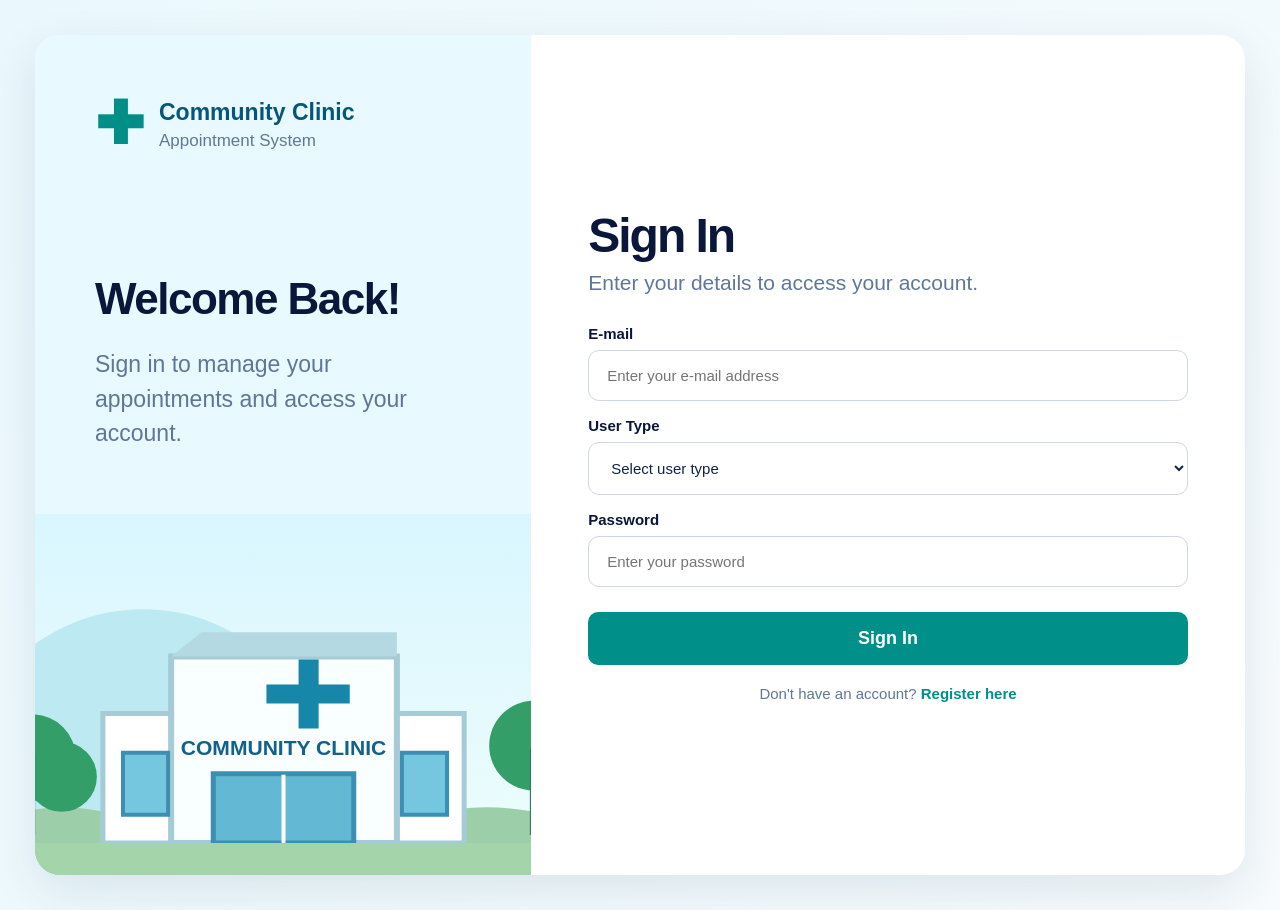
<file: app/public/index.html>
<!doctype html><html lang="en"><head><meta charset="utf-8"><meta name="viewport" content="width=device-width,initial-scale=1"><title>Community Clinic | Appointment System</title><link rel="stylesheet" href="style.css"></head><body><div id="app"></div><div id="toast" role="status" aria-live="polite"></div><script src="app.js"></script></body></html>
</file>
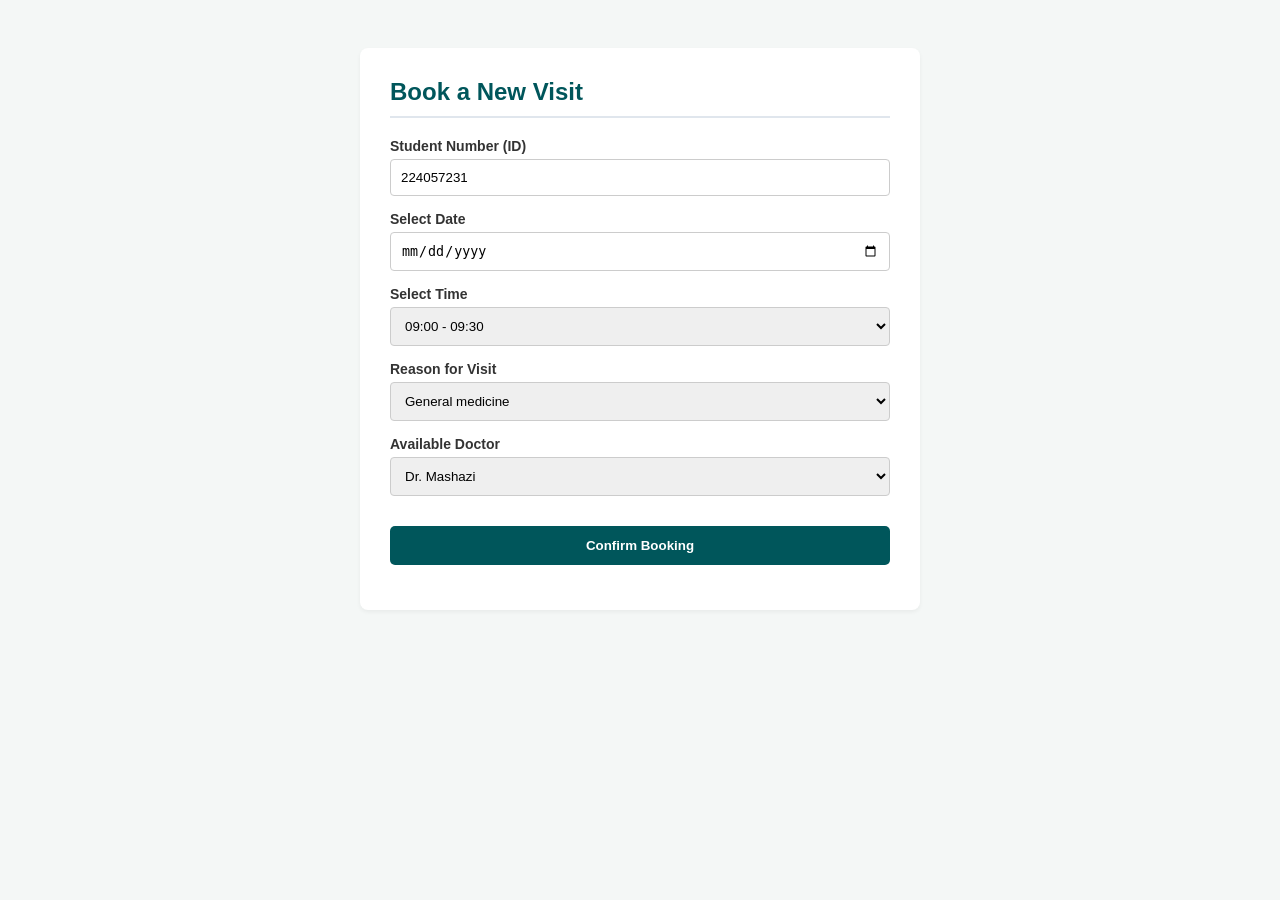
<file: frontend/book_appointment.html>
<!DOCTYPE html>
<html lang="en">
<head>
    <meta charset="UTF-8">
    <meta name="viewport" content="width=device-width, initial-scale=1.0">
    <title>Book Appointment | Michaya Clinic</title>
    <style>
        body { font-family: 'Segoe UI', Tahoma, sans-serif; background-color: #f4f7f6; padding: 40px; color: #333; }
        .form-container { background: white; padding: 30px; border-radius: 8px; max-width: 500px; margin: 0 auto; box-shadow: 0 2px 4px rgba(0,0,0,0.05); }
        h2 { color: #00565b; margin-top: 0; border-bottom: 2px solid #e0e6ed; padding-bottom: 10px; }
        .form-group { margin-bottom: 15px; }
        label { display: block; margin-bottom: 5px; font-weight: bold; font-size: 14px; }
        input, select { width: 100%; padding: 10px; border: 1px solid #ccc; border-radius: 4px; box-sizing: border-box; }
        .submit-btn { background-color: #00565b; color: white; border: none; padding: 12px; border-radius: 5px; cursor: pointer; width: 100%; font-weight: bold; margin-top: 15px; }
        .submit-btn:hover { background-color: #004448; }
        #statusMessage { margin-top: 15px; font-weight: bold; text-align: center; }
    </style>
</head>
<body>
    <div class="form-container">
        <h2>Book a New Visit</h2>
        <form id="bookingForm">
            <div class="form-group">
                <label>Student Number (ID)</label>
                <input type="text" id="patientId" value="224057231" readonly>
            </div>
            <div class="form-group">
                <label>Select Date</label>
                <input type="date" id="apptDate" required>
            </div>
            <div class="form-group">
                <label>Select Time</label>
                <select id="apptTime">
                    <option>09:00 - 09:30</option>
                    <option>11:30 - 12:00</option>
                    <option>14:00 - 14:30</option>
                </select>
            </div>
            <div class="form-group">
                <label>Reason for Visit</label>
                <select id="apptType">
                    <option>General medicine</option>
                    <option>Check-up</option>
                    <option>Prescription refill</option>
                </select>
            </div>
            <div class="form-group">
                <label>Available Doctor</label>
                <select id="doctorName">
                    <option>Dr. Mashazi</option>
                    <option>Dr. Naidoo</option>
                </select>
            </div>
            <button type="submit" class="submit-btn">Confirm Booking</button>
        </form>
        <div id="statusMessage"></div>
    </div>

    <script>
        document.getElementById('bookingForm').addEventListener('submit', async (e) => {
            e.preventDefault(); // Prevents the page from reloading
            
            // Package the form inputs into a JSON object
            const newAppointment = {
                patientId: document.getElementById('patientId').value,
                date: document.getElementById('apptDate').value,
                time: document.getElementById('apptTime').value,
                type: document.getElementById('apptType').value,
                doctor: document.getElementById('doctorName').value
            };

            try {
                // Send the JSON to our new C++ POST endpoint
                const response = await fetch('/api/book', {
                    method: 'POST',
                    headers: { 'Content-Type': 'application/json' },
                    body: JSON.stringify(newAppointment)
                });
                
                const result = await response.json();
                const statusDiv = document.getElementById('statusMessage');
                
                if (result.success) {
                    statusDiv.style.color = "green";
                    statusDiv.innerText = "Success! Appointment booked securely.";
                    document.getElementById('bookingForm').reset(); // Clear the form
                    document.getElementById('patientId').value = "224057231"; // Keep ID filled
                } else {
                    statusDiv.style.color = "red";
                    statusDiv.innerText = "Database Error: " + result.message;
                }
            } catch (error) {
                document.getElementById('statusMessage').innerText = "Network error communicating with the C++ server.";
            }
        });
    </script>
</body>
</html>
</file>
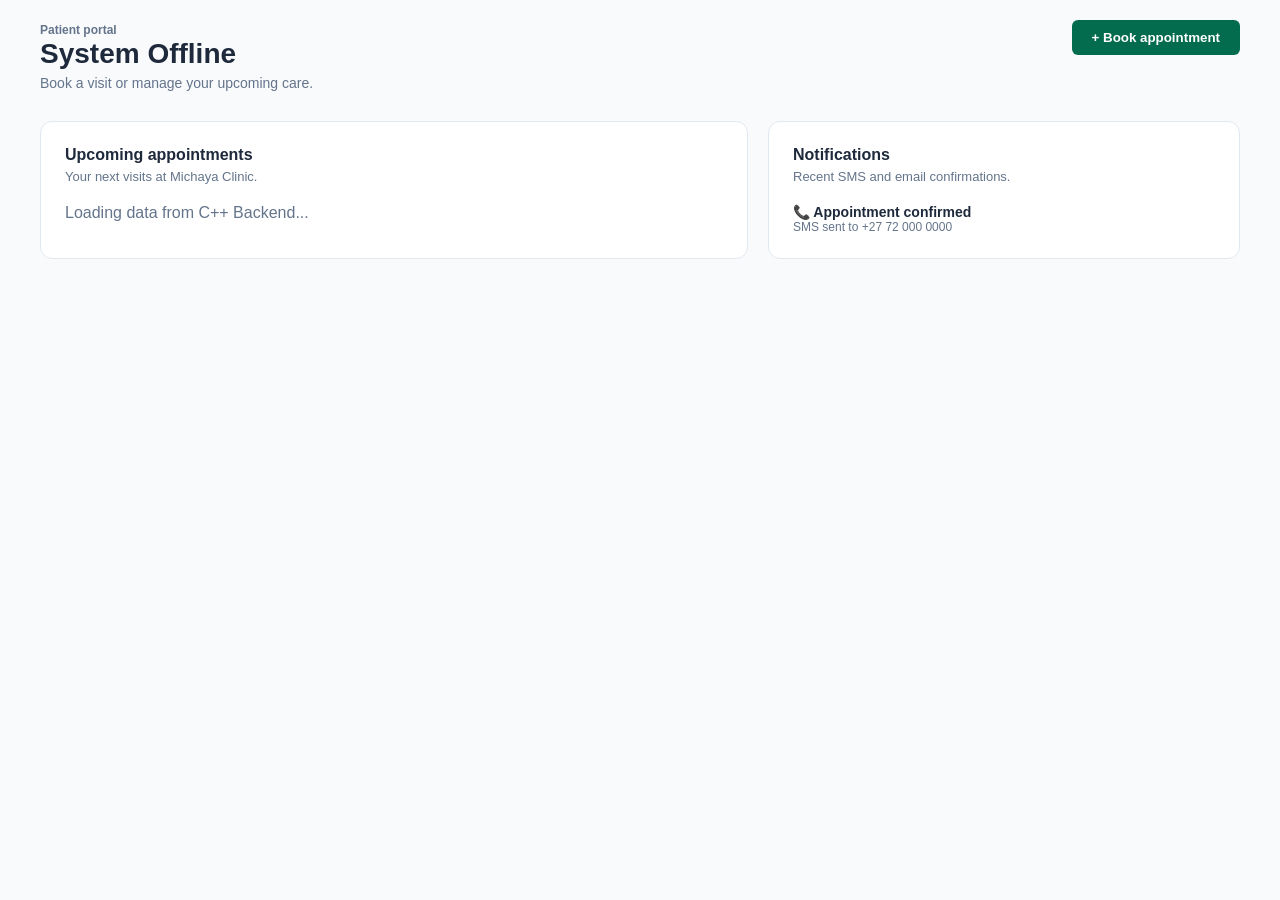
<file: frontend/patient_dashboard.html>
<!DOCTYPE html>
<html lang="en">
<head>
    <meta charset="UTF-8">
    <meta name="viewport" content="width=device-width, initial-scale=1.0">
    <title>Patient Workspace - Michaya Clinic</title>
    <style>
        :root { --primary-green: #046c4e; --bg-color: #f8fafc; --card-bg: #ffffff; --text-main: #1e293b; --text-muted: #64748b; --border-color: #e2e8f0; }
        * { margin: 0; padding: 0; box-sizing: border-box; font-family: 'Segoe UI', Tahoma, Geneva, Verdana, sans-serif; }
        body { background-color: var(--bg-color); color: var(--text-main); padding: 20px 40px; }
        header { display: flex; justify-content: space-between; align-items: flex-start; margin-bottom: 30px; }
        .greeting h1 { font-size: 28px; font-weight: 600; margin-bottom: 5px; }
        .greeting p { color: var(--text-muted); font-size: 14px; }
        .header-actions { display: flex; align-items: center; gap: 15px; }
        .btn-primary { background-color: var(--primary-green); color: white; border: none; padding: 10px 20px; border-radius: 6px; font-weight: 600; cursor: pointer; }
        .dashboard-grid { display: grid; grid-template-columns: 3fr 2fr; gap: 20px; }
        .card { background-color: var(--card-bg); border: 1px solid var(--border-color); border-radius: 12px; padding: 24px; }
        .card h2 { font-size: 16px; margin-bottom: 5px; }
        .card > p { color: var(--text-muted); font-size: 13px; margin-bottom: 20px; }
        .appt-box { border: 1px solid var(--border-color); border-radius: 8px; padding: 16px; background-color: #fcfdfd; margin-bottom: 15px; }
        .appt-header { display: flex; justify-content: space-between; margin-bottom: 15px; }
        .badge { background-color: var(--primary-green); color: white; padding: 4px 10px; border-radius: 12px; font-size: 11px; font-weight: bold; }
        .appt-time { text-align: right; font-size: 13px; font-weight: 600; }
        .appt-details h3 { font-size: 16px; margin-bottom: 4px; }
        .appt-details p { color: var(--text-muted); font-size: 13px; margin-bottom: 15px; }
    </style>
</head>
<body>

    <header>
        <div class="greeting">
            <span style="font-size: 12px; font-weight: bold; color: var(--text-muted);">Patient portal</span>
            <h1 id="userNameHeading">Hello, Loading...</h1>
            <p>Book a visit or manage your upcoming care.</p>
        </div>
        <div class="header-actions">
            <button class="btn-primary">+ Book appointment</button>
        </div>
    </header>

    <div class="dashboard-grid">
        <div class="card">
            <h2>Upcoming appointments</h2>
            <p>Your next visits at Michaya Clinic.</p>
            <div id="appointmentContainer">
                <p style="color: #64748b;">Loading data from C++ Backend...</p>
            </div>
        </div>

        <div class="card">
            <h2>Notifications</h2>
            <p>Recent SMS and email confirmations.</p>
            <div style="margin-top: 15px;">
                <h4 style="font-size: 14px;">📞 Appointment confirmed</h4>
                <p style="color: var(--text-muted); font-size: 12px;">SMS sent to +27 72 000 0000</p>
            </div>
        </div>
    </div>

    <script>
        // This JavaScript asks your C++ server for the JSON data!
        document.addEventListener('DOMContentLoaded', async () => {
            try {
                // Fetching the C++ API endpoint we created
                const response = await fetch('http://localhost:8080/api/patient/224057231');
                if (!response.ok) throw new Error('Network response was not ok');
                
                const data = await response.json();

                // Injecting the C++ data into the HTML
                document.getElementById('userNameHeading').innerText = `Hello, ${data.firstName}.`;
                
                const apptHtml = `
                    <div class="appt-box">
                        <div class="appt-header">
                            <span class="badge">${data.appointment.status}</span>
                            <div class="appt-time">${data.appointment.date}<br><span style="color: var(--text-muted); font-weight: normal;">${data.appointment.time}</span></div>
                        </div>
                        <div class="appt-details">
                            <h3>${data.appointment.type}</h3>
                            <p>${data.appointment.doctor} • ${data.appointment.room}</p>
                        </div>
                    </div>
                `;
                document.getElementById('appointmentContainer').innerHTML = apptHtml;

            } catch (error) {
                console.error("Error connecting to C++ backend:", error);
                document.getElementById('userNameHeading').innerText = "System Offline";
            }
        });
    </script>
</body>
</html>
</file>
<file: app/public/style.css>
:root{font-family:Inter,Segoe UI,Arial,sans-serif;color:#0a173a;background:#f4f9fc;font-size:15px}*{box-sizing:border-box}body{margin:0}button,input,select,textarea{font:inherit}button{cursor:pointer}button:disabled{opacity:.5;cursor:not-allowed}.hidden{display:none!important}.auth-bg{min-height:100vh;display:grid;place-items:center;padding:35px;background:linear-gradient(120deg,#eaf8fd,#f7fbfd)}.auth-card{display:grid;grid-template-columns:41% 59%;width:min(1420px,100%);min-height:840px;border-radius:25px;overflow:hidden;background:white;box-shadow:0 16px 48px #0a35501a}.auth-left{position:relative;overflow:hidden;padding:60px 60px 0;background:#e8faff}.brand{display:flex;align-items:center;gap:15px;font-size:23px;font-weight:750;color:#07557a}.brand small{display:block;color:#627798;font-size:17px;font-weight:400;margin-top:5px}.cross{font-size:59px;color:#008f86;line-height:1}.auth-left h1{margin:120px 0 14px;font-size:44px;letter-spacing:-1.5px}.auth-left p{font-size:23px;color:#607698;line-height:1.5;max-width:440px}.clinic-art{position:absolute;bottom:0;left:0;width:100%;height:43%;object-fit:cover;object-position:bottom}.auth-right{padding:55px min(8%,90px);align-self:center}.auth-right h1{font-size:48px;margin:0 0 8px;letter-spacing:-2px}.muted{color:#607798}.auth-right>.muted{font-size:21px;margin:0 0 30px}.form-grid{display:grid;grid-template-columns:1fr 1fr;gap:16px 22px}.form-field{display:flex;flex-direction:column;gap:8px;font-weight:650}.form-field.wide{grid-column:1/-1}.form-field input,.form-field select,.form-field textarea,.filter-input{width:100%;padding:16px 18px;border:1px solid #ccd8e8;border-radius:11px;background:#fff;color:#122449;outline-color:#008e88;font-weight:400}.form-field textarea{min-height:100px;resize:vertical}.help{font-size:12px;color:#607798;font-weight:400}.primary{background:#008f89;color:white;border:0;border-radius:10px;padding:16px 20px;font-weight:700}.primary:hover{background:#007c77}.ghost{border:1px solid #009e99;background:white;color:#008b86;border-radius:8px;padding:8px 14px}.danger{border-color:#ee6370;color:#d83245}.auth-submit{width:100%;margin-top:25px;font-size:18px}.auth-footer{text-align:center;margin-top:20px;color:#607798}.auth-footer a{color:#008f89;font-weight:700;cursor:pointer}.app-shell{display:grid;grid-template-columns:270px minmax(0,1fr);min-height:100vh}.sidebar{background:linear-gradient(#00384b,#034c5e);color:white;padding:32px 14px}.sidebar .brand{flex-direction:column;gap:3px;text-align:center;color:white;font-size:20px;margin-bottom:60px}.sidebar .brand small{color:#e6f1f7;font-size:14px}.sidebar .cross{color:white}.nav{display:flex;flex-direction:column;gap:9px}.nav button{border:0;background:transparent;color:#e6f5f9;text-align:left;border-radius:10px;padding:15px 17px;font-size:16px}.nav button.active,.nav button:hover{background:#008e8b;color:white}.nav button span{display:inline-block;width:35px;font-size:20px}.main{min-width:0}.topbar{height:78px;background:white;display:flex;justify-content:flex-end;align-items:center;gap:17px;padding:0 34px;border-bottom:1px solid #e4edf2}.avatar{display:grid;place-items:center;width:48px;height:48px;border-radius:50%;background:#00958e;color:white;font-size:18px}.topbar small{display:block;color:#607798;margin-top:4px}.content{padding:26px 32px;max-width:1600px;margin:auto}.banner{display:flex;align-items:center;justify-content:space-between;min-height:170px;padding:24px 30px;background:#e4f8fc;border-radius:14px;overflow:hidden}.banner h1{font-size:39px;letter-spacing:-1px;margin:0 0 12px}.banner p{font-size:19px;color:#607798;margin:0}.banner img{height:145px;width:32%;object-fit:cover;object-position:bottom;border-radius:10px}.metrics{display:grid;grid-template-columns:repeat(4,minmax(0,1fr));gap:17px;margin:19px 0}.metric{background:#eaf5ff;padding:24px;border-radius:13px;display:flex;align-items:center;gap:20px}.metric:nth-child(2){background:#e8faf2}.metric:nth-child(3){background:#fff6e7}.metric:nth-child(4){background:#f7edff}.metric .ico{font-size:32px}.metric strong{font-size:30px}.metric small{display:block;color:#536c8d;margin-top:5px}.columns{display:grid;grid-template-columns:minmax(0,1.6fr) minmax(300px,1fr);gap:18px}.panel{background:white;border:1px solid #e6edf5;border-radius:14px;padding:23px;margin-bottom:18px;box-shadow:0 4px 18px #0b365009}.panel h2{font-size:23px;margin:0 0 18px}.panel h3{margin:0 0 10px}.panel-head{display:flex;justify-content:space-between;align-items:center;gap:10px}.panel-head button{border:0;background:none;color:#008e88;font-weight:700}.table-wrap{overflow-x:auto}table{border-collapse:collapse;width:100%;font-size:13px}th{text-align:left;background:#edf4fa;color:#243c5e;padding:13px}td{padding:12px;border-bottom:1px solid #e5edf3}td button{margin:2px}.badge{display:inline-block;border-radius:9px;padding:7px 12px;font-weight:600;background:#fff1d8;color:#ba6900}.badge.Approved,.badge.Completed,.badge.CheckedIn{background:#ddf8eb;color:#06804a}.badge.Cancelled{background:#ffe4e6;color:#b52538}.badge.Scheduled{background:#e3f2ff;color:#116bb0}.status{background:#fff6e7;border-radius:12px;padding:25px;display:flex;align-items:center;gap:18px}.status strong{color:#c57800;font-size:24px}.status p{color:#607798}.action-link{display:block;width:100%;text-align:center;padding:17px}.stack{display:flex;flex-direction:column;gap:12px}.slot-grid{display:grid;grid-template-columns:repeat(4,1fr);gap:10px}.slot{padding:12px;border:1px solid #009c96;border-radius:8px;background:white;color:#008e89}.slot.selected{background:#008f89;color:white}.calendar{display:grid;grid-template-columns:repeat(7,1fr);gap:7px}.calendar button{border:1px solid #d8e5ec;border-radius:8px;background:white;padding:11px 0}.calendar button.selected{background:#008f89;color:white}.calendar button:disabled{background:#f4f5f7;color:#b4becb}.calendar .weekday{text-align:center;font-size:12px;color:#607798}.modal-backdrop{position:fixed;inset:0;background:#06172c99;display:grid;place-items:center;padding:20px;z-index:5}.modal{background:white;border-radius:16px;width:min(850px,100%);padding:30px;max-height:92vh;overflow:auto}.modal .two{display:grid;grid-template-columns:1fr 1fr;gap:22px}.modal-footer{display:flex;justify-content:flex-end;gap:12px;margin-top:20px}.quick{display:grid;grid-template-columns:1fr 1fr;gap:12px}.quick button{background:#e8f8f6;border:0;border-radius:12px;padding:28px 12px;color:#075d63;font-weight:700}.small{font-size:13px}.empty{padding:30px;color:#6b819c;text-align:center}#toast{position:fixed;bottom:22px;right:22px;background:#092a39;color:white;padding:15px 20px;border-radius:10px;box-shadow:0 8px 22px #0003;display:none;z-index:10}#toast.show{display:block}.section-title{margin:0 0 22px}.inline{display:flex;align-items:center;gap:12px;flex-wrap:wrap}.mini-form{display:flex;gap:10px;flex-wrap:wrap}.mini-form>*{flex:1;min-width:140px}.text-button{border:0;background:none;color:#008f89;font-weight:700}.notice{background:#fff6e7;border-radius:12px;padding:15px;color:#735018;margin-top:15px}@media(max-width:1100px){.auth-card{grid-template-columns:36% 64%}.auth-left{padding:35px}.auth-left h1{font-size:33px}.columns{grid-template-columns:1fr}.metrics{grid-template-columns:repeat(2,1fr)}}@media(max-width:760px){.auth-bg{padding:0}.auth-card{grid-template-columns:1fr;border-radius:0}.auth-left{min-height:200px;padding:24px}.auth-left h1{margin:20px 0 0;font-size:26px}.auth-left p{font-size:15px}.clinic-art{display:none}.auth-right{padding:28px}.auth-right h1{font-size:36px}.form-grid{grid-template-columns:1fr}.app-shell{grid-template-columns:1fr}.sidebar{padding:12px}.sidebar .brand{margin:0 0 10px;flex-direction:row;font-size:16px}.sidebar .cross{font-size:30px}.sidebar .brand small{font-size:12px}.nav{flex-direction:row;overflow-x:auto}.nav button{white-space:nowrap;padding:9px}.topbar{height:60px}.content{padding:14px}.banner h1{font-size:25px}.banner p{font-size:14px}.banner img{display:none}.metrics{gap:8px}.metric{padding:14px;gap:7px}.metric strong{font-size:22px}.modal .two{grid-template-columns:1fr}.slot-grid{grid-template-columns:repeat(3,1fr)}}

.sms-consent{display:flex;align-items:flex-start;gap:10px;font-size:13px;color:#405a6c;margin:14px 0;line-height:1.5}.sms-consent input{margin-top:3px;flex-shrink:0}
</file>
